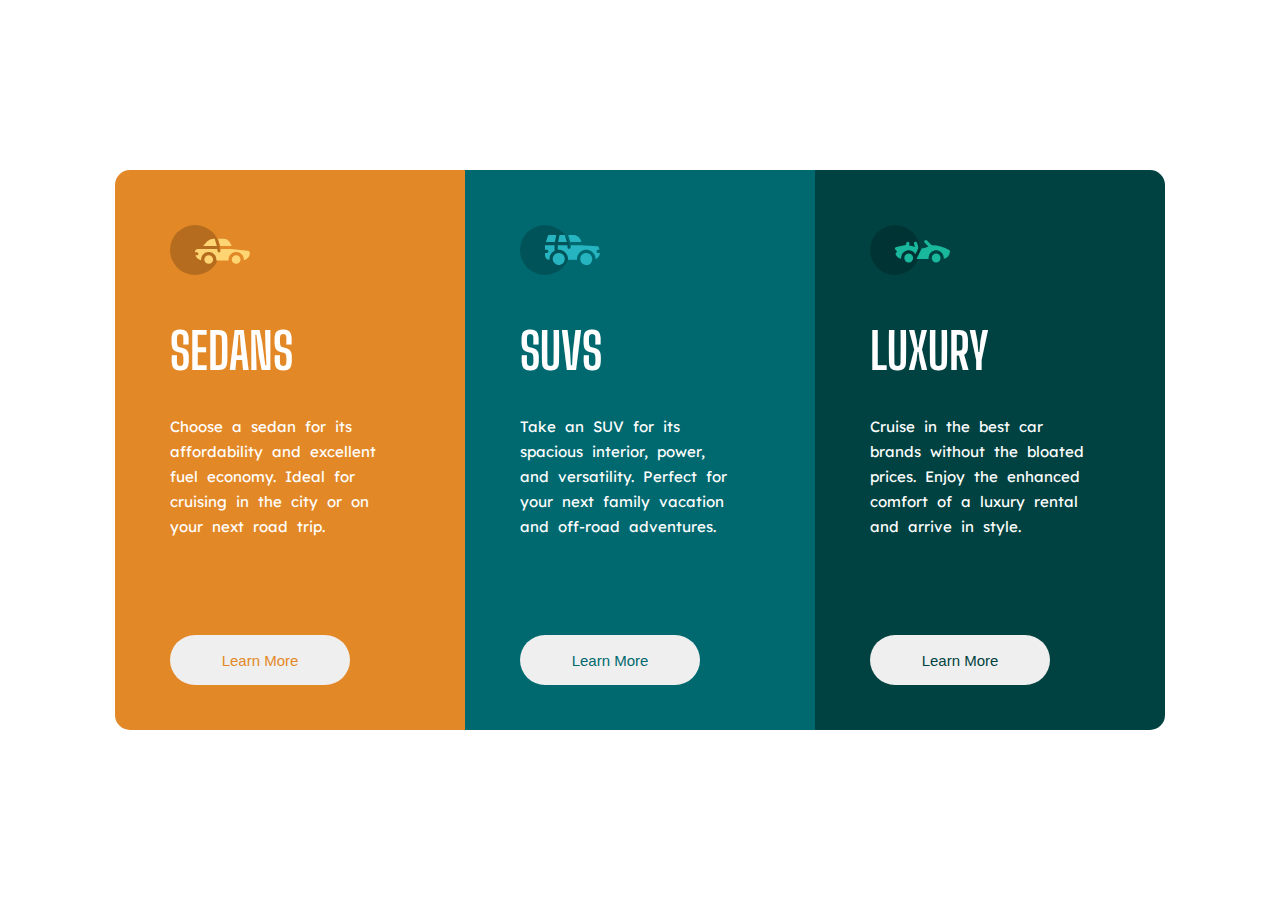
<file: 3-column-preview-card-component-main/index.html>
<!DOCTYPE html>
<html lang="en">
<head>
  <meta charset="UTF-8">
  <meta name="viewport" content="width=device-width, initial-scale=1.0"> <!-- displays site properly based on user's device -->

  <link rel="icon" type="image/png" sizes="32x32" href="./images/favicon-32x32.png">
  
  <title>Frontend Mentor | 3-column preview card component</title>

  <link rel="stylesheet" type="text/css" href="style.css">
  
</head>
<body>
  
  <main>
    <div class="contain">
      <div class="main_card">
        <img src="images/icon-sedans.svg" width="80" height="50">
        <div class="text_card">
          <h1>SEDANS</h1>
          <p>
            Choose a sedan for its affordability and excellent fuel economy. Ideal for cruising in the city 
            or on your next road trip.
          </p>
        </div>
        <button id="button1">Learn More</button>
      </div>

      <div class="main_card">
        <img src="images/icon-suvs.svg" width="80" height="50">
        <div class="text_card">
          <h1>SUVS</h1>
          <p>
            Take an SUV for its spacious interior, power, and versatility. Perfect for your next family vacation 
            and off-road adventures.
          </p>
        </div>
        <button id="button2">Learn More</button>
      </div>
      <div class="main_card">
        <img src="images/icon-luxury.svg" width="80" height="50">
        <div class="text_card">
          <h1>LUXURY</h1>
          <p>
            Cruise in the best car brands without the bloated prices. Enjoy the enhanced comfort of a luxury 
            rental and arrive in style.
          </p>
        </div>
        <button id="button3">Learn More</button>
      </div>
    </div>
  </main>
   
</body>
</html>
</file>
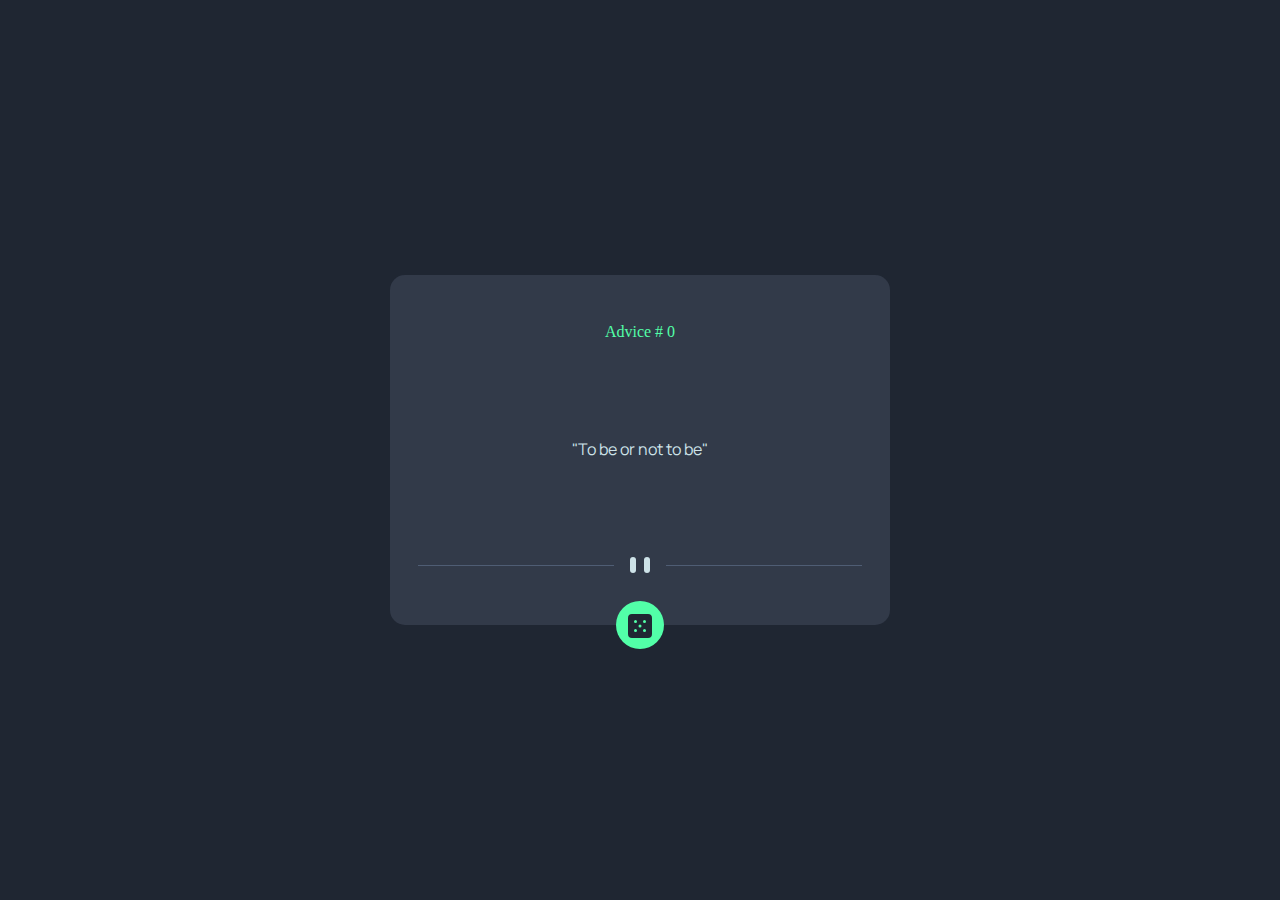
<file: advice-generator-app-main/index.html>
<!DOCTYPE html>
<html lang="en">
<head>
  <meta charset="UTF-8">
  <meta name="viewport" content="width=device-width, initial-scale=1.0"> <!-- displays site properly based on user's device -->

  <link rel="icon" type="image/png" sizes="32x32" href="./images/favicon-32x32.png">
  
  <title>Frontend Mentor | Advice generator app</title>

  
  <link rel="stylesheet" type="text/css" href="style.css">
</head>
<body>
  <main>
    <div class="card_main">
      <div class="advice_num">Advice # 0</div>
      <div class="text_main">
        <p>
          "To be or not to be" 
        </p>
      </div>
      <div class="hr_class">
        <img src="images/pattern-divider-desktop.svg" alt="">
      </div>
      
      <div class="rand_button_contain">
        <div>
          <img src="images/icon-dice.svg" alt="" style="margin-top: 5px">
        </div>
      </div>
      
    </div>
  </main>  
</body>
<script src="script.js"></script>
</html>
</file>
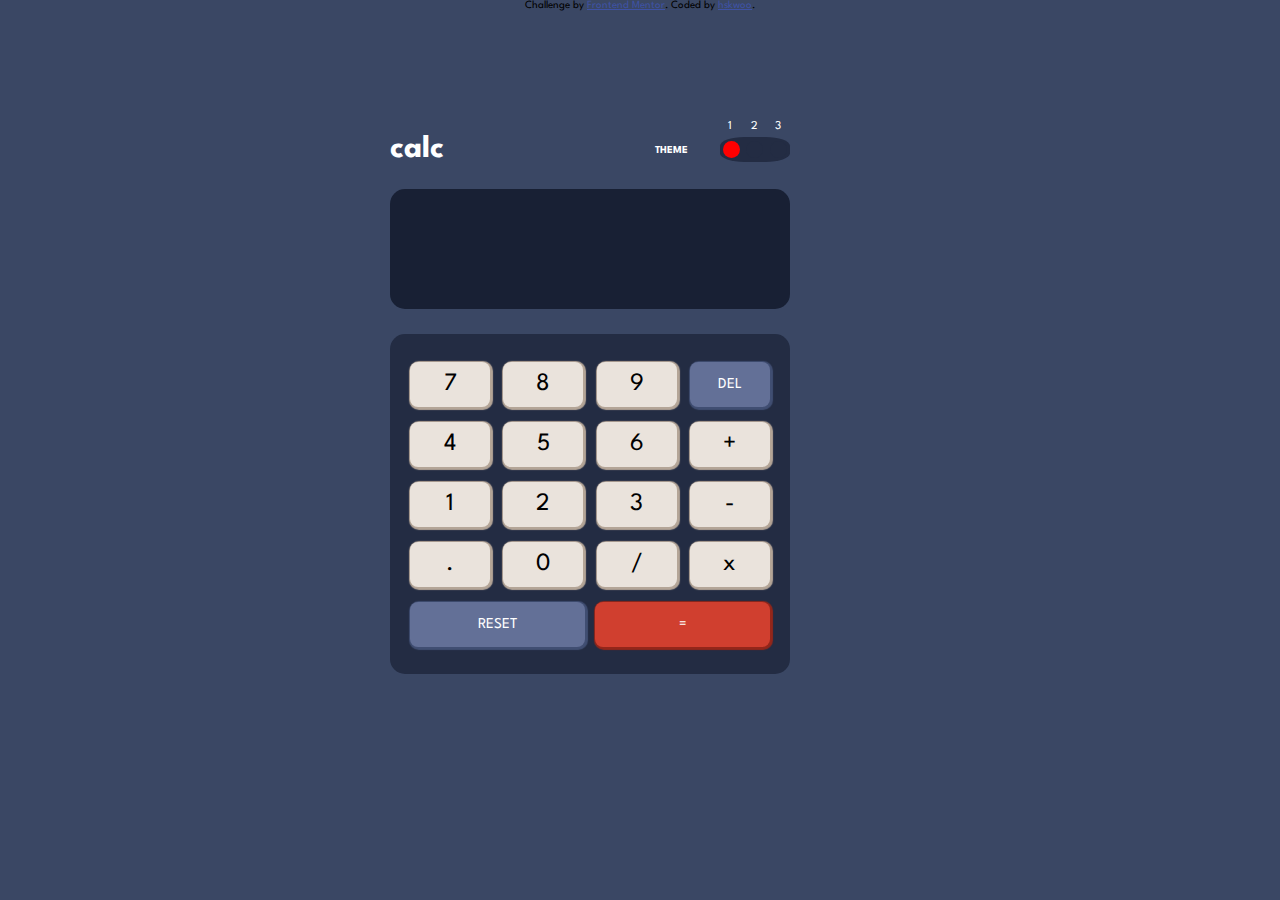
<file: calculator-app-main/index.html>
<!DOCTYPE html>
<html lang="en">
<head>
  <meta charset="UTF-8">
  <meta name="viewport" content="width=device-width, initial-scale=1.0"> <!-- displays site properly based on user's device -->

  <link rel="icon" type="image/png" sizes="32x32" href="./images/favicon-32x32.png">
  
  <title>Frontend Mentor | Calculator app</title>

  <link rel="stylesheet" type="text/css" href="style.css">
  <style>
    .attribution { font-size: 11px; text-align: center; }
    .attribution a { color: hsl(228, 45%, 44%); }
  </style>
</head>
<body>

  <div class="contain">
    <div class="card_main">
      <div class="main_set">
        <h1 id="calc_text">calc</h1>
        <div id="calc_text" class="theme">
          <h6>THEME</h6>
          <div class="theme_bar">
            <div class="theme_bar_ball" id="ball1"><div>1</div></div>
            <div class="theme_bar_ball" id="ball2"><div>2</div></div>
            <div class="theme_bar_ball" id="ball3"><div>3</div></div>
          </div>
        </div>
      </div>
      <div class="num_bar"></div>
      <div class="calc_main">
        <div class="num_button">7</div>
        <div class="num_button">8</div>
        <div class="num_button">9</div>
        <div class="num_button" id="gho_button1">DEL</div>
        <div class="num_button">4</div>
        <div class="num_button">5</div>
        <div class="num_button">6</div>
        <div class="num_button">+</div>
        <div class="num_button">1</div>
        <div class="num_button">2</div>
        <div class="num_button">3</div>
        <div class="num_button">-</div>
        <div class="num_button">.</div>
        <div class="num_button">0</div>
        <div class="num_button">/</div>
        <div class="num_button">x</div>
        <div class="num_button" id="gho_button2">RESET</div>
        <div class="num_button" id="gho_button3">=</div>
      </div>
    </div>
  </div>
  <div class="attribution">
    Challenge by <a href="https://www.frontendmentor.io?ref=challenge" target="_blank">Frontend Mentor</a>. 
    Coded by <a href="#">hskwoo</a>.
  </div>
</body>
<script src="main.js"></script>
</html>
</file>
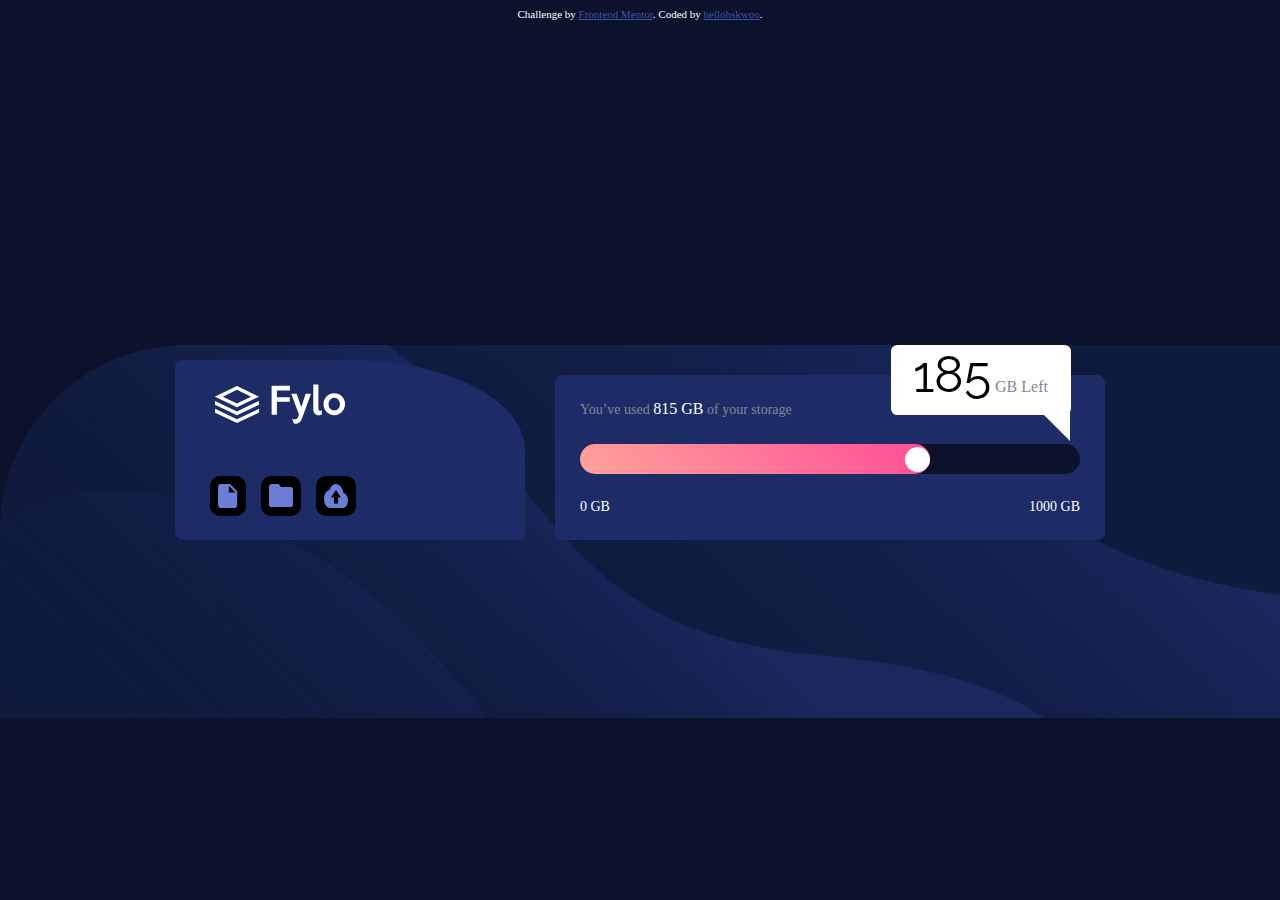
<file: fylo-data-storage-component-master/index.html>
<!DOCTYPE html>
<html lang="en">
<head>
  <meta charset="UTF-8">
  <meta name="viewport" content="width=device-width, initial-scale=1.0"> <!-- displays site properly based on user's device -->

  <link rel="icon" type="image/png" sizes="32x32" href="./images/favicon-32x32.png">
  
  <title>Frontend Mentor | Fylo data storage component</title>

  <!-- Feel free to remove these styles or customise in your own stylesheet 👍 -->
  <link rel="stylesheet" type="text/css" href="style.css">
  <style>
    .attribution { font-size: 11px; text-align: center; color:white; }
    .attribution a { color: hsl(228, 45%, 44%); }
  </style>
</head>
<body>
  <main>
    <div class="fylo_contain">
      <div style="margin-left: 40px;"><img src="images/logo.svg" width="130" height="40" alt="" ></div>
      <div class="fylo_menu">
        <img src="images/icon-document.svg" id="file_fylo">
        <img src="images/icon-folder.svg" id="file_fylo">
        <img src="images/icon-upload.svg" id="file_fylo">
      </div>
    </div>
    <div class="fylo_main">
      <div class="main_txt">
        You’ve used <span style="font-size:16px;color: white;">815 GB</span> of your storage
      </div>
      <div class="que">
        <span>185</span> GB Left
      </div>
      <div class="bar_">
        <div class="bar_color">
        </div>
        <div class="bar_ball"></div>
      </div>
      <div class="foot_text">
        <span>0 GB</span>
        <span>1000 GB</span>
      </div>
    </div>
  </main>
  <div class="attribution">
    Challenge by <a href="https://www.frontendmentor.io?ref=challenge" target="_blank">Frontend Mentor</a>. 
    Coded by <a href="#">hellohskwoo</a>.
  </div>
</body>
</html>
</file>
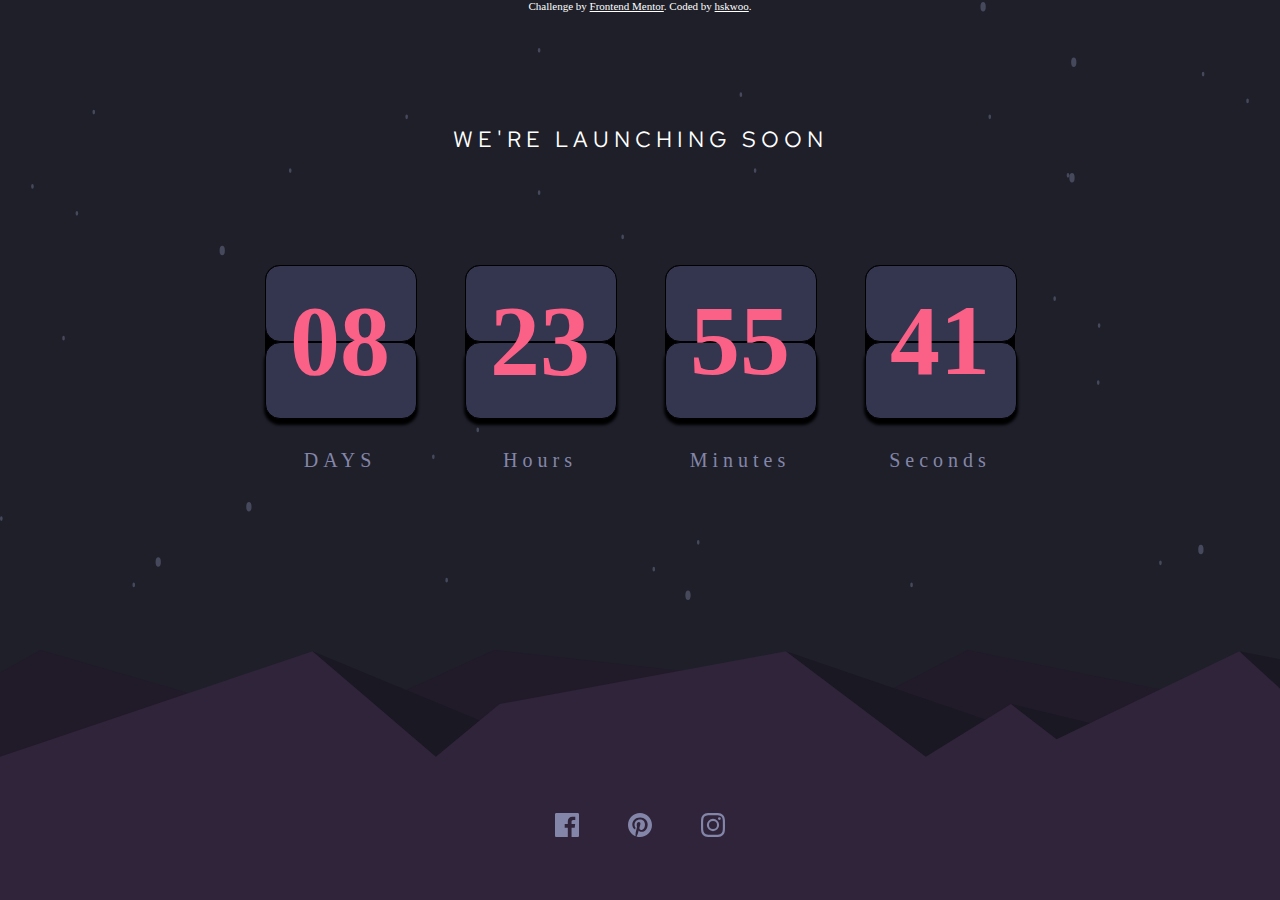
<file: launch-countdown-timer-main/index.html>
<!DOCTYPE html>
<html lang="en">
<head>
  <meta charset="UTF-8">
  <meta name="viewport" content="width=device-width, initial-scale=1.0"> <!-- displays site properly based on user's device -->

  <link rel="icon" type="image/png" sizes="32x32" href="./images/favicon-32x32.png">
  
  <title>Frontend Mentor | Launch countdown timer</title>

  <link rel="stylesheet" type="text/css" href="style.css">
  <style>
    .attribution { font-size: 11px; text-align: center; color: white; }
    .attribution a { color: white; }
  </style>
</head>
<body>

  <div class="main_card">
    <div class="main_text">WE'RE LAUNCHING SOON</div>

    <div class="box_card">
      <div class="box_model">
        <h1>08</h1>
        <div class="box_top"></div>
        <div class="box_bottom"></div>
        <div class="que">DAYS</div>
      </div>
      <div class="box_model">
        <div class="box_top"></div>
        <div class="box_bottom"></div>
        <h1>23</h1>
        <div class="que">Hours</div>
      </div>
      <div class="box_model">
        <div class="box_top"></div>
        <div class="box_bottom"></div>
        <h1>55</h1>
        <div class="que">Minutes</div>
      </div>
      <div class="box_model">
        <div class="box_top"></div>
        <div class="box_bottom"></div>
        <h1>41</h1>
        <div class="que">Seconds</div>
      </div>
    </div>
  </div>
  <div class="foot">
    <img src="images/icon-facebook.svg" alt="">
    <img src="images/icon-pinterest.svg" alt="">
    <img src="images/icon-instagram.svg" alt="">
  </div>
  <div class="attribution">
    Challenge by <a href="https://www.frontendmentor.io?ref=challenge" target="_blank">Frontend Mentor</a>. 
    Coded by <a href="#">hskwoo</a>.
  </div>
</body>
</html>
</file>
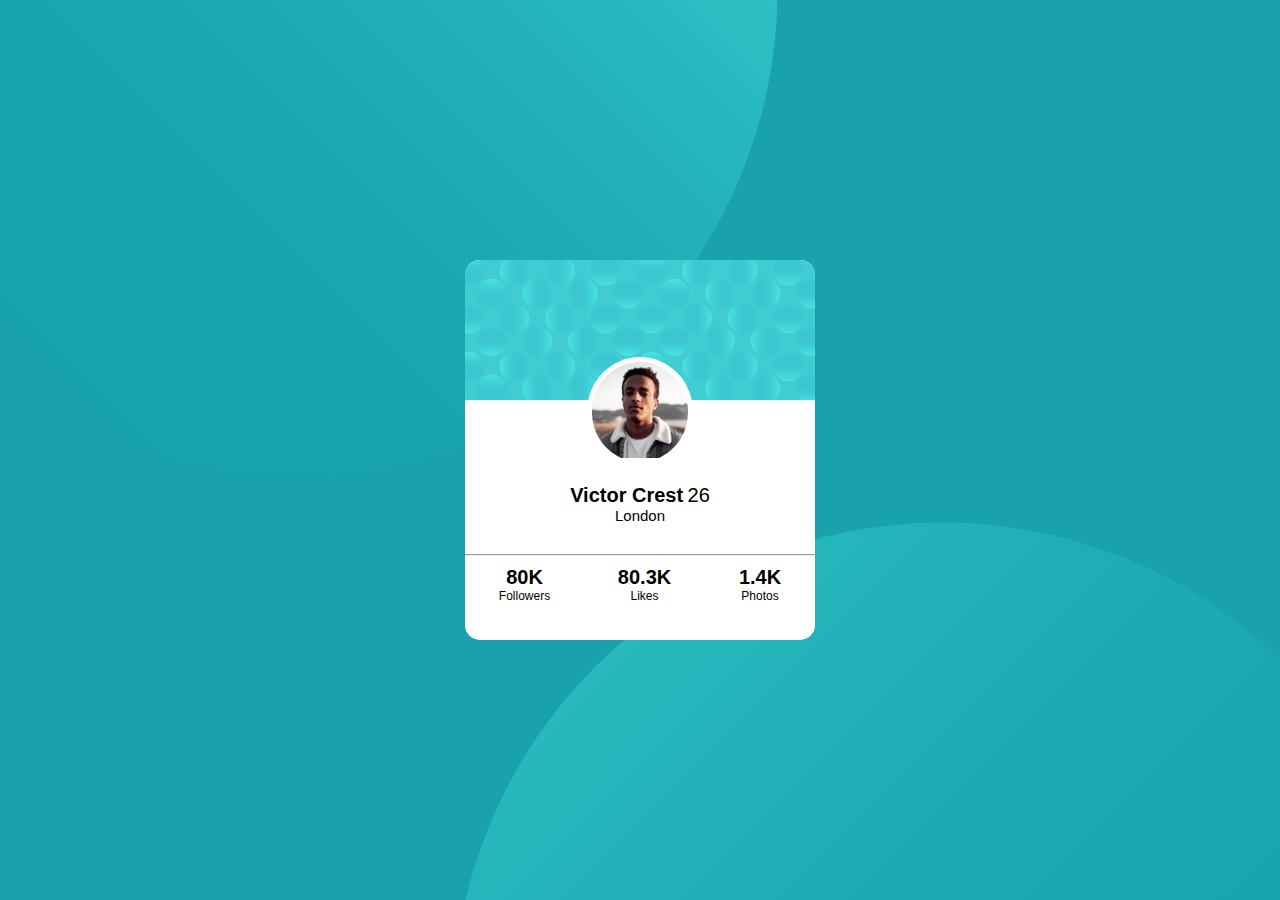
<file: profile-card-component-main/index.html>
<!DOCTYPE html>
<html lang="en">
<head>
  <meta charset="UTF-8">
  <meta name="viewport" content="width=device-width, initial-scale=1.0"> <!-- displays site properly based on user's device -->

  <link rel="icon" type="image/png" sizes="32x32" href="./images/favicon-32x32.png">
  
  <title>Frontend Mentor | Profile card component</title>

  <!-- Feel free to remove these styles or customise in your own stylesheet 👍 -->
  <link rel="stylesheet" type="text/css" href="style.css">
</head>
<body>
  <main>
    <div class="main_card">
      <div class="card_background">
        <img src="images/bg-pattern-card.svg" alt="">
      </div>
      <div class="face_contain">
        <div class="face_real">
          <img src="images/image-victor.jpg" alt="">
        </div>
      </div>
      <div class="me_">
        <h1 style="display: inline;">Victor Crest</h1>
        <h2 style="display: inline;">26</h2><br>
        <h3>London</h3>
      </div>
      <hr style="margin-top: 10px;">
      <div class="foot">
        <div class="foot_item">
          <h1>80K</h1>
          <h2>Followers</h2>
        </div>
        <div class="foot_item">
          <h1>80.3K</h1>
          <h2>Likes</h2>
        </div>
        <div class="foot_item">
          <h1>1.4K</h1>
          <h2>Photos</h2>
        </div>
      </div>
    </div>
  </main>
</body>
</html>
</file>
<file: 3-column-preview-card-component-main/style.css>
@import url('https://fonts.googleapis.com/css2?family=Big+Shoulders+Display:wght@700&display=swap');
@import url('https://fonts.googleapis.com/css2?family=Lexend+Deca:wght@200&display=swap');
*{
	padding: 0;
	margin: 0;
}
.contain{
	position: absolute;
	top: 50%;
	left: 50%;
	transform: translate(-50%,-50%);
	display: flex;
	border-radius: 15px;
}
.main_card{
	padding: 55px;
	width: 240px;
	height: 450px;
	display: flex;
	flex-direction: column;
}
.text_card {
	display: flex;
	justify-content: space-around;
	flex-direction: column;
	margin-top: 30px;
	margin-bottom: 30px;
	height: 250px;
}
.text_card > h1 {
	color: white;
	
	font-size: 50px;
	font-family: 'Big Shoulders Display', cursive;
}
.text_card > p {
	font-family: 'Lexend Deca', sans-serif;
	font-weight: 400;
	word-spacing: 5px;
	color: white;
	line-height: 25px;
	font-size: 15px;
	width: 220px;
}
.main_card:nth-of-type(1){
	border-radius: 15px 0px 0px 15px;
	background: hsl(31, 77%, 52%);
}
.main_card:nth-of-type(2){
	background: hsl(184, 100%, 22%);
}
.main_card:nth-of-type(3){
	border-radius: 0px 15px 15px 0px;
	background: hsl(179, 100%, 13%);
}
#button1{
	position: absolute;
	width: 180px;
	height: 50px;
	border-radius: 35px;
	border: 0px ;
	font-size: 15px;
	color: hsl(31, 77%, 52%);
	bottom: 45px;
}
#button2{
	width: 180px;
	height: 50px;
	border-radius: 35px;
	border: 0px ;
	font-size: 15px;
	color: hsl(184, 100%, 22%);
	position: absolute;
	bottom: 45px;
}
#button3{
	width: 180px;
	height: 50px;
	border-radius: 35px;
	border: 0px ;
	font-size: 15px;
	color: hsl(179, 100%, 13%);
	position: absolute;
	bottom: 45px;
}
@media screen and (max-width: 376px){
	body{
		width: 100%;
		
		
	}
	main {
		position: relative;
		margin: 0 auto;
		width: 350px;
	}
	.contain{
		position: absolute;
		transform: translate(0,0);
		top: 0%;
		left: 0%;
		display: flex;
		flex-direction: column;
	}
	.main_card{
		position: relative;
	}
	.main_card:nth-of-type(1){
		border-radius: 15px 15px 0px 0px;
		background: hsl(31, 77%, 52%);
	}
	.main_card:nth-of-type(3){
		border-radius: 0px 0px 15px 15px;
		background: hsl(179, 100%, 13%);
	}

}
</file>
<file: advice-generator-app-main/style.css>
@import url('https://fonts.googleapis.com/css2?family=Manrope:wght@800&display=swap');
*{
	margin:0;
	padding: 0;
}
body{
	background: hsl(218, 23%, 16%);
}
.card_main{
	width: 500px;
	height: 350px;
	position: absolute;
	top: 50%;
	left:50%;
	transform: translate(-50%,-50%);
	background: hsl(217, 19%, 24%);
	border-radius: 15px;
	display: flex;
	flex-direction: column;
	justify-content: space-around;
	align-items: center;
}
.rand_button_contain{
	width: 48px;
	height: 48px;
	position: absolute;
	background: hsl(150, 100%, 66%);
	border-radius: 100%;
	display: flex;
	justify-content: center;
	align-items: center;
	top: 100%;
	left: 50%;
	transform: translate(-50%,-50%);
}
.advice_num {
	text-align: center;
	color: hsl(150, 100%, 66%);
}

.text_main{
	text-align: center;
	color: hsl(193, 38%, 86%);
	font-family: 'Manrope', sans-serif;
	padding-left: 30px;
	padding-right: 30px;
}
.rand_button_contain:hover{
	box-shadow: 0px 0px 15px 1px hsl(150, 100%, 66%);
	cursor:pointer;
}
@media screen and (max-width:376px){
	.card_main{
		width: 350px;
	}
}
</file>
<file: calculator-app-main/style.css>
@import url('https://fonts.googleapis.com/css2?family=Spartan:wght@700&display=swap');
*{
	padding: 0;
	margin:0;
	font-family: 'Spartan', sans-serif;
}
body{
	background: hsl(222, 26%, 31%);
}
.card_main{
	position: absolute;
	display: flex;
	flex-direction: column;
	width: 400px;
	justify-content: space-around;
}
.contain{
	top:15vh;
	width: 500px;
	position: relative;
	margin: 0 auto;
}
.main_set{
	
	width: 100%;
	display: flex;
	justify-content: space-between;
	margin-bottom: 25px;
}
.theme {
	width: 135px;
	display: flex;
	align-items: center;
	justify-content: space-between;
}
.theme_bar {
	position: relative;
	display: flex;
	justify-content: space-around;
	align-items: center;
	width: 70px;
	height: 25px;
	background: hsl(223, 31%, 20%);
	border-radius: 35%;

}
.theme_bar_ball{
	width: 17px;
	height: 17px;
	border-radius: 100%;
	position: relative;
}
.theme_bar_ball div{
	position: absolute;
	top:-20px;
	left: 5px;
	font-size: 12px;
}
#ball1{
	background: red;
}
.num_bar{
	width: 100%;
	height: 120px;
	font-size: 40px;
	background-color: hsl(224, 36%, 15%);
	border-radius: 15px;
	margin-bottom: 25px;
	display: flex;
	align-items: center;
	flex-direction: row-reverse;
}
.calc_main{
	display: flex;
	justify-content: space-between;
	align-items: center;
	flex-wrap: wrap;
	padding: 20px;
	width: 90%;
	height: 300px;
	background-color:hsl(223, 31%, 20%);
	border-radius: 15px;
}
.num_button{
	width: 80px;
	height: 45px;
	display: flex;
	font-size: 25px;
	align-items: center;
	justify-content: center;
	background: white;
}
#gho_button2
{
	width: 175px;
}
#gho_button3
{
	width: 175px;
}
@media screen and (max-width: 376px) {
	.card_main{
		width: 350px;
	}
	.contain{
		width: 350px;
		margin: 0 auto;
	}
	.num_button{
		width: 65px;
		height: 65px;
	}
	#gho_button2
	{
		width: 150px;
	}
	#gho_button3
	{
		width: 150px;
	}
	.calc_main{
		height: 400px;
	}
}
</file>
<file: fylo-data-storage-component-master/style.css>
@import url('https://fonts.googleapis.com/css2?family=Raleway:ital,wght@1,700&display=swap');
body{ 
		background: url(images/bg-desktop.png) 0% -100%;
		background-repeat: no-repeat;
		background-size: cover;
		background-color: hsl(229, 57%, 11%);
}
main {
	display: flex;
	position: absolute;
	top: 50%;
	left: 50%;
	transform: translate(-50%,-50%);
}
.fylo_contain {
	width: 350px;
	height: 180px;
	background-color: hsl(228, 56%, 26%);
	
	border-radius: 8px;
	border-top-right-radius: 50%;
	display: flex;
	flex-direction: column;
	justify-content: space-around;


}
.fylo_menu {
	display: flex;	
}
#file_fylo
{
	padding: 8px;
	background: black;
	margin-left: 15px;
	border-radius: 10px;
	cursor: pointer;
}
#file_fylo:nth-of-type(1)
{
	margin-left: 35px;
}
.fylo_main{
	position: relative;
	width: 500px;
	height: 115px;
	top: 15px;
	background-color: hsl(228, 56%, 26%);
	margin-left: 30px;
	border-radius: 8px;
	padding: 25px;
	display: flex;
	flex-direction: column;
	justify-content: space-between;
}
.main_txt{
	font-size: 14px;
	color: hsl(229, 7%, 55%);
}
.que {
	position: absolute;
}
.bar_ {
	position: relative;
	width: 100%;
	height: 30px;
	background: hsl(229, 57%, 11%);
	border-radius: 30px;
	display: flex;
}
.bar_color
{
	width: 70%;
	height: 30px;
	background: red;
	border-radius: 30px;
	background-image: linear-gradient(45deg,hsl(6, 100%, 80%),hsl(335, 100%, 65%));
}
.bar_ball {
	position: absolute;
	background: white;
	width: 25px;
	height: 25px;
	border-radius: 100%;
	top:10%;
	left: 65%;
}
.foot_text{
	display: flex;
	justify-content: space-between;
}
.foot_text span {
	font-size: 14px;
	color: white;
}
.que {
	width: 180px;
	height: 70px;
	position: absolute;
	background: white;
	border-radius: .4em;
	left: 61%;
	top: -18%;
	text-align: center;
	color: hsl(229, 7%, 55%);
}

.que:after {
	content: '';
	position: absolute;
	bottom: 0;
	left: 50%;
	width: 0;
	height: 0;
	border: 29px solid transparent;
	border-top-color: white;
	border-bottom: 0;
	border-right: 0;
	margin-left: 60px;
	margin-bottom: -26px;
}
.que span{
		font-size: 50px;
		font-family: 'Raleway', sans-serif;
		color: black;
}
</file>
<file: launch-countdown-timer-main/style.css>
@import url('https://fonts.googleapis.com/css2?family=Red+Hat+Text:wght@700&display=swap');
*{
	padding: 0px;
	margin: 0px;
}
html{
	width: 100%;
	height: 100%;
}
body{
	position: relative;
	width: 100%;
	height: 100%;
	background: url(images/bg-stars.svg) 0px -300px no-repeat,url(images/pattern-hills.svg) no-repeat 0% 100% ;
	background-size: 100% 100%,100% 250px;
	background-color: hsl(235, 16%, 14%);
}
.main_card{
	position: absolute;
	top: 30%;
	left: 50%;
	transform: translate(-50%,-50%);
	display: flex;
	flex-direction: column;
	width: 800px;
	height: 400px;
	justify-content: space-around;
	
}
.main_text{
	font-size: 22px;
	color: white;
	font-family: 'Red Hat Text', sans-serif;
	text-align: center;
	letter-spacing:5px;
}
.box_card{
	width: 100%;
	display: flex;
	justify-content: space-around;
}
.box_model{
	position: relative;
	width: 150px;
	height: 150px;
	font-size: 100px;
	text-align: center;
	border-radius: 15px;
	background:black;
}
.box_top{
	width: 150px;
	height: 75px;
	border-radius: 15px;
	background: hsl(236, 21%, 26%);
	border:1px solid black;
}
.box_bottom{
	width: 150px;
	height: 75px;
	border-radius: 15px;
	background: hsl(236, 21%, 26%);
	box-shadow: 0px 5px 3px 1px black;
	border:1px solid black;
}
.box_model h1{
	font-size: 100px;
	position: absolute;
	top: 50%;
	left: 50%;
	transform: translate(-50%,-50%);
	color: hsl(345, 95%, 68%);
}
.que{
	color: hsl(237, 18%, 59%);
	font-size: 20px;
	letter-spacing:5px;
	margin-top: 30px;
}
.foot{
	position: absolute;
	width: 220px;
	bottom: 50px;
	left: 50%;
	transform: translate(-50%,0%);
	
	height: 50px;
	display: flex;
	justify-content: space-around;
	align-items: center;
}
.foot img:hover{
	filter: invert(9%) sepia(99%) saturate(6050%) hue-rotate(5deg) brightness(82%) contrast(111%);
}

@media screen and (max-width: 376px) { 
	.main_card{ 
		width: 370px;	
	} 
	.box_model{
		width: 80px;
		height: 80px;
	}
	.box_top{
		width: 80px;
		height: 40px;
	}
	.box_bottom{
		width: 80px;
		height: 40px;
	}
	.box_model h1{
		font-size: 30px;
	}
	.que{
		font-size: 10px;
	}
}
</file>
<file: profile-card-component-main/style.css>
*{
  padding: 0;
  margin:0;
}
body {
  height: 100vh;
  font-family: 'Kumbh Sans', sans-serif;
  background: url(images/bg-pattern-bottom.svg) bottom -600px right -150px no-repeat, url(images/bg-pattern-top.svg) top -500px left -200px no-repeat;
  background-color: hsl(185, 75%, 39%); 
}
.main_card{
  position: absolute;
  width: 350px;
  height: 380px;
  top: 50%;
  left: 50%;
  transform: translate(-50%,-50%);
  display: flex;
  flex-direction: column;
  border-radius: 15px;
  background: white;
}
.card_background{
  border-radius: 15px 15px 0px 0px;
  overflow: hidden;
}
.face_contain{
  position: absolute;
  left: 50%;
  top:40%;
  transform: translate(-50%,-50%);
  border-radius: 100%;
  overflow: hidden;
  background: white;
  padding: 5px;
}
.face_real{
  overflow: hidden;
  border-radius: 100%;
}
.me_{
  text-align: center;
  margin-top: 80px;
  margin-bottom: 20px;
}
.me_ h1{
  font-size: 20px;
}
.me_ h2{
  font-size: 20px;
  font-weight: 300;
}
.me_ h3 {
  font-size: 15px;
  font-weight: 300;
}
.foot{
  margin-top: 10px;
  display: flex;
  justify-content: space-around;
}
.foot h1 {
  text-align: center;
  font-size: 20px;
}
.foot h2{
  text-align: center;
  font-size: 12px;
  font-weight: 300;
}
@media screen and (max-width: 376px){
  body{
    background: url(images/bg-pattern-bottom.svg) bottom -600px right -750px no-repeat , url(images/bg-pattern-top.svg) top -500px left -750px no-repeat;
    background-color: hsl(185, 75%, 39%);   
  }
  
}
</file>
